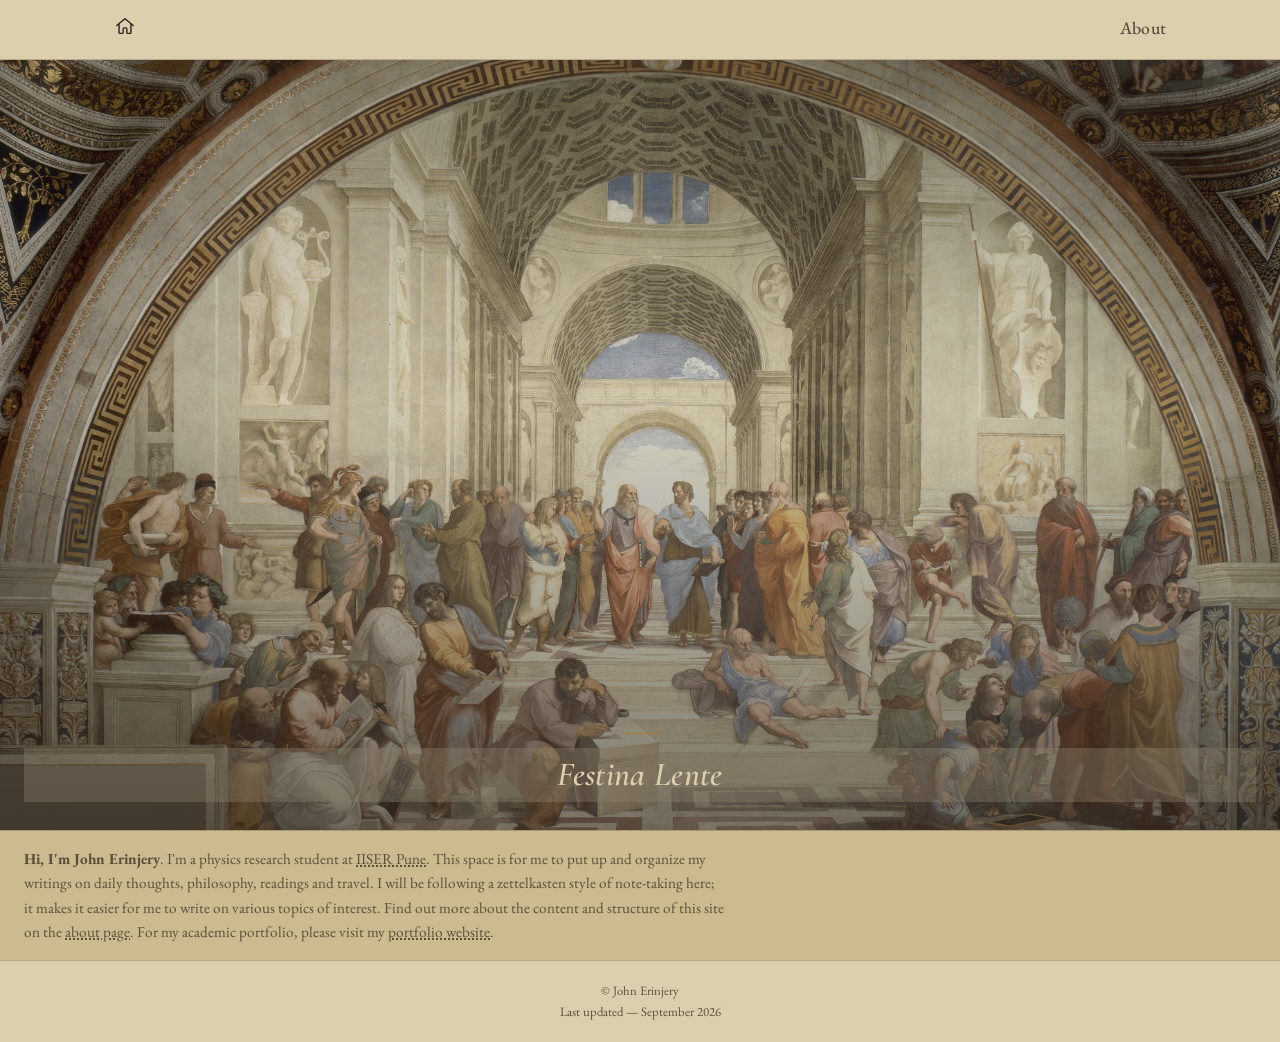
<file: index.html>
<!doctype html>
<html lang="en">
  <head>
    <meta charset="UTF-8" />
    <meta name="viewport" content="width=device-width, initial-scale=1.0" />
    <title>John Erinjery</title>
    <link rel="preconnect" href="https://fonts.googleapis.com" />
    <link rel="preconnect" href="https://fonts.gstatic.com" crossorigin />
    <link
      href="https://fonts.googleapis.com/css2?family=Cormorant+Garamond:ital,wght@0,500;0,600;1,500;1,600&family=EB+Garamond:ital,wght@0,400;0,500;1,400&display=swap"
      rel="stylesheet"
    />
    <link rel="stylesheet" href="style.css" />
  </head>
  <body>
    <header class="site-nav">
      <div class="nav-inner">
        <a href="index.html" class="nav-home" aria-label="Home">
          <svg viewBox="0 0 24 24">
            <path
              d="M3 11.5 12 4l9 7.5"
              stroke-linecap="round"
              stroke-linejoin="round"
            />
            <path
              d="M5.5 10v9a1 1 0 0 0 1 1H9a1 1 0 0 0 1-1v-4a1 1 0 0 1 1-1h2a1 1 0 0 1 1 1v4a1 1 0 0 0 1 1h2.5a1 1 0 0 0 1-1v-9"
              stroke-linecap="round"
              stroke-linejoin="round"
            />
          </svg>
        </a>
        <div data-include="navbar.html"></div>
        <button
          class="nav-toggle"
          id="navToggle"
          aria-label="Toggle menu"
          aria-expanded="false"
        >
          <span></span><span></span><span></span>
        </button>
      </div>
    </header>

    <div class="landing-frame">
      <section class="hero">
        <img
          class="hero-img"
          src="images/Raphael_School_of_Athens.jpg"
          alt="The School of Athens, fresco by Raphael"
        />
        <div class="hero-scrim"></div>
        <div class="hero-quote">
          <div class="rule"></div>
          <p><em>Festina Lente</em></p>
        </div>
      </section>

      <section class="intro-bar">
        <p class="intro-text">
          <strong>Hi, I'm John Erinjery</strong>. I'm a physics research student
          at <a href="https://iiserpune.ac.in">IISER Pune</a>. This space is for
          me to put up and organize my writings on daily thoughts, philosophy,
          readings and travel. I will be following a zettelkasten style of
          note-taking here; it makes it easier for me to write on various topics
          of interest. Find out more about the content and structure of this
          site on the <a href="about.html">about page</a>. For my academic
          portfolio, please visit my
          <a href="https://johnerinjery.github.io" target="_blank"
            >portfolio website</a
          >.
        </p>
      </section>
    </div>

    <div data-include="footer.html"></div>

    <script>
      const navToggle = document.getElementById("navToggle");
      const navLinks = document.getElementById("navLinks");
      navToggle.addEventListener("click", () => {
        const isOpen = navLinks.classList.toggle("open");
        navToggle.setAttribute("aria-expanded", isOpen);
      });
    </script>
    <script>
      document.querySelectorAll("[data-include]").forEach((el) =>
        fetch(el.dataset.include)
          .then((r) => r.text())
          .then((html) => (el.innerHTML = html)),
      );
    </script>
  </body>
</html>
</file>
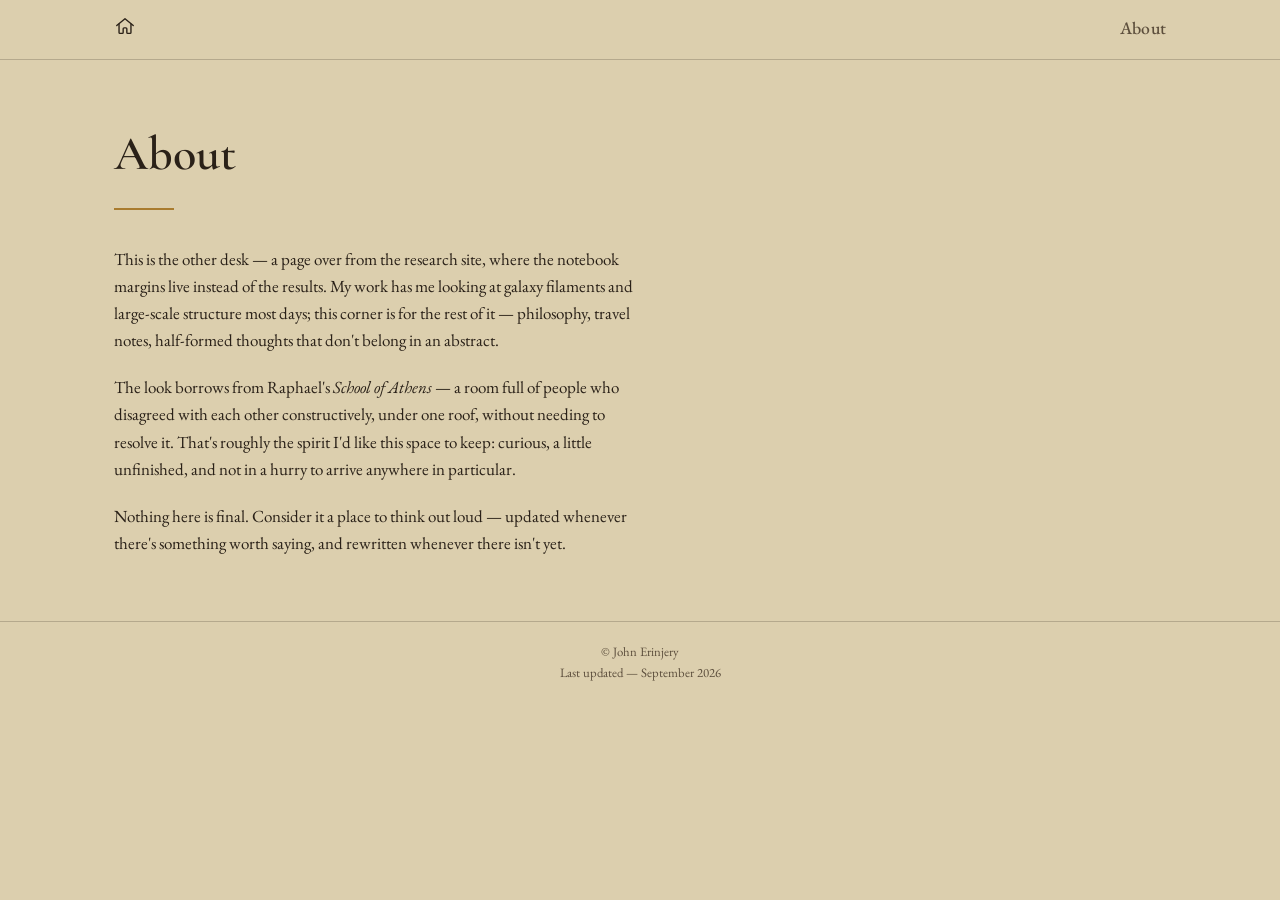
<file: about.html>
<!--
  TEMPLATE NOTE: duplicate this file for new pages (e.g. philosophy.html,
  travel.html). To reuse it:
    1. Change the <title>.
    2. Change the .page-title text.
    3. Replace the paragraphs inside .page-body.
    4. Add a matching <a href="...">Link</a> in the nav on every page
       (in index.html and every page you duplicate this from).
  Keep the header, .page-rule, and footer markup as-is.
-->
<!doctype html>
<html lang="en">
  <head>
    <meta charset="UTF-8" />
    <meta name="viewport" content="width=device-width, initial-scale=1.0" />
    <title>About — John Erinjery</title>
    <link rel="preconnect" href="https://fonts.googleapis.com" />
    <link rel="preconnect" href="https://fonts.gstatic.com" crossorigin />
    <link
      href="https://fonts.googleapis.com/css2?family=Cormorant+Garamond:ital,wght@0,500;0,600;1,500;1,600&family=EB+Garamond:ital,wght@0,400;0,500;1,400&display=swap"
      rel="stylesheet"
    />
    <link rel="stylesheet" href="style.css" />
  </head>
  <body>
    <header class="site-nav">
      <div class="nav-inner">
        <a href="index.html" class="nav-home" aria-label="Home">
          <svg viewBox="0 0 24 24">
            <path
              d="M3 11.5 12 4l9 7.5"
              stroke-linecap="round"
              stroke-linejoin="round"
            />
            <path
              d="M5.5 10v9a1 1 0 0 0 1 1H9a1 1 0 0 0 1-1v-4a1 1 0 0 1 1-1h2a1 1 0 0 1 1 1v4a1 1 0 0 0 1 1h2.5a1 1 0 0 0 1-1v-9"
              stroke-linecap="round"
              stroke-linejoin="round"
            />
          </svg>
        </a>
        <div data-include="navbar.html"></div>
        <button
          class="nav-toggle"
          id="navToggle"
          aria-label="Toggle menu"
          aria-expanded="false"
        >
          <span></span><span></span><span></span>
        </button>
      </div>
    </header>

    <main class="page">
      <h1 class="page-title">About</h1>
      <div class="page-rule"></div>
      <div class="page-body">
        <p>
          This is the other desk — a page over from the research site, where the
          notebook margins live instead of the results. My work has me looking
          at galaxy filaments and large-scale structure most days; this corner
          is for the rest of it — philosophy, travel notes, half-formed thoughts
          that don't belong in an abstract.
        </p>
        <p>
          The look borrows from Raphael's <em>School of Athens</em> — a room
          full of people who disagreed with each other constructively, under one
          roof, without needing to resolve it. That's roughly the spirit I'd
          like this space to keep: curious, a little unfinished, and not in a
          hurry to arrive anywhere in particular.
        </p>
        <p>
          Nothing here is final. Consider it a place to think out loud — updated
          whenever there's something worth saying, and rewritten whenever there
          isn't yet.
        </p>
      </div>
    </main>

    <div data-include="footer.html"></div>

    <script>
      const navToggle = document.getElementById("navToggle");
      const navLinks = document.getElementById("navLinks");
      navToggle.addEventListener("click", () => {
        const isOpen = navLinks.classList.toggle("open");
        navToggle.setAttribute("aria-expanded", isOpen);
      });
    </script>
    <script>
      document.querySelectorAll("[data-include]").forEach((el) =>
        fetch(el.dataset.include)
          .then((r) => r.text())
          .then((html) => (el.innerHTML = html)),
      );
    </script>
  </body>
</html>
</file>
<file: style.css>
/* ==========================================================================
   John Erinjery — personal site
   Theme: Raphael's "The School of Athens" / Renaissance humanism
   One shared stylesheet for the landing page and the About template.
   No animations — only instant state changes (menu open/close).
   ========================================================================== */

:root {
  /* -- Palette, pulled from the fresco ------------------------------------ */
  --stone: #dccfae; /* dimmed plaster/travertine — page background   */
  --stone-deep: #cbbb8e; /* deeper stone — nav bar, dividers, placeholder */
  --ink: #2a2118; /* warm near-black — body text                  */
  --ink-soft: #5c4e3c; /* muted brown — secondary text                 */
  --vermilion: #a23b24; /* Plato's robe — the one accent colour         */
  --ochre: #a97c2f; /* Aristotle's robe / gilding — rules, hover    */

  --font-display: "Cormorant Garamond", "Iowan Old Style", Georgia, serif;
  --font-body: "EB Garamond", "Iowan Old Style", Georgia, serif;

  --line-thin: 1px solid rgba(42, 33, 24, 0.22);
  --measure: 66ch; /* comfortable line length for body copy */
}

/* -- Reset / base --------------------------------------------------------- */
* {
  box-sizing: border-box;
}

html,
body {
  height: 100%;
}

body {
  margin: 0;
  background: var(--stone);
  color: var(--ink);
  font-family: var(--font-body);
  font-size: 1.0625rem;
  line-height: 1.6;
  -webkit-font-smoothing: antialiased;
}

img {
  max-width: 100%;
  display: block;
}

a {
  color: inherit;
  text-decoration: none;
}

:focus-visible {
  outline: 2px solid var(--vermilion);
  outline-offset: 3px;
}

@media (prefers-reduced-motion: reduce) {
  * {
    transition: none !important;
  }
}

/* ==========================================================================
   Navigation
   ========================================================================== */
.site-nav {
  border-bottom: var(--line-thin);
  background: var(--stone);
}

.nav-inner {
  max-width: 1100px;
  margin: 0 auto;
  padding: 0.85rem 1.5rem;
  display: flex;
  align-items: center;
  justify-content: space-between;
}

.nav-home svg {
  width: 22px;
  height: 22px;
  stroke: var(--ink);
  fill: none;
  stroke-width: 1.5;
}

.nav-home:hover svg {
  stroke: var(--vermilion);
}

.nav-links {
  display: flex;
  gap: 1.75rem;
}

.nav-links a {
  font-family: var(--font-body);
  font-size: 1.1rem;
  font-weight: 500;
  letter-spacing: 0.01em;
  color: var(--ink-soft);
  padding-bottom: 3px;
  border-bottom: 1px solid transparent;
  text-decoration: none;
}

.nav-links a:hover,
.nav-links a[aria-current="page"] {
  color: var(--vermilion);
  border-bottom-color: var(--vermilion);
}

.nav-toggle {
  display: none;
  flex-direction: column;
  justify-content: center;
  gap: 4px;
  width: 26px;
  height: 22px;
  background: none;
  border: none;
  cursor: pointer;
  padding: 0;
}

.nav-toggle span {
  display: block;
  height: 1.5px;
  background: var(--ink);
}

/* ==========================================================================
   Landing page — hero + compact intro bar
   The hero and intro bar are sized to sit together within one viewport
   on larger screens, so the photo/bio strip is visible without scrolling.
   ========================================================================== */
.landing-frame {
  display: flex;
  flex-direction: column;
  height: 100vh;
}

.hero {
  position: relative;
  flex: 1 1 auto;
  min-height: 0;
  overflow: hidden;
}

.hero-img {
  width: 100%;
  height: 100%;
  object-fit: cover;
  object-position: center 30%;
  filter: sepia(0.18) saturate(0.85) brightness(0.86);
}

.hero-scrim {
  position: absolute;
  inset: 0;
  background: linear-gradient(
    to bottom,
    rgba(42, 33, 24, 0.12) 0%,
    rgba(42, 33, 24, 0.05) 45%,
    rgba(42, 33, 24, 0.55) 100%
  );
}

.hero-quote {
  position: absolute;
  left: 0;
  right: 0;
  bottom: 0;
  padding: 0 1.5rem 1.75rem;
  text-align: center;
}

.hero-quote .rule {
  width: 40px;
  height: 1px;
  background: var(--ochre);
  margin: 0 auto 0.9rem;
}

.hero-quote p {
  margin: 0;
  font-family: var(--font-display);
  font-style: italic;
  font-weight: 600;
  font-size: clamp(1.6rem, 3vw, 2.1rem);
  color: var(--stone);
  letter-spacing: 0.01em;
  background-color: #877e6a66;
}

.hero-quote .quote-accent {
  color: var(--vermilion);
}

.intro-bar {
  flex: 0 0 auto;
  display: flex;
  align-items: left;
  gap: 1.25rem;
  padding: 1rem 1.5rem;
  background: var(--stone-deep);
  border-top: var(--line-thin);
}

.intro-text {
  margin: 0;
  max-width: 100ch;
  font-size: 0.95rem;
  color: var(--ink-soft);
}

/* ==========================================================================
   About page — and template for future pages
   ========================================================================== */
.page {
  max-width: 1100px;
  margin: 0 auto;
  padding: 3.5rem 1.5rem 4rem;
}

.page-title {
  margin: 0 0 0.9rem;
  font-family: var(--font-display);
  font-weight: 600;
  font-size: clamp(2.2rem, 4vw, 3rem);
  text-align: left;
}

.page-rule {
  width: 60px;
  height: 2px;
  background: var(--ochre);
  margin: 0 0 2.25rem;
}

.page-body {
  max-width: var(--measure);
  text-align: left;
}

.page-body p {
  margin: 0 0 1.25rem;
}

.page-body p:last-child {
  margin-bottom: 0;
}

/* ==========================================================================
   Footer
   ========================================================================== */
.site-footer {
  border-top: var(--line-thin);
  padding: 1.25rem 1.5rem;
  text-align: center;
}

.site-footer p {
  margin: 0;
  font-size: 0.8rem;
  color: var(--ink-soft);
}

/* ==========================================================================
   Small screens
   ========================================================================== */
@media (max-width: 640px) {
  .landing-frame {
    height: auto;
  }

  .hero {
    flex: none;
    height: 62vh;
  }

  .intro-bar {
    align-items: flex-start;
  }

  .nav-links {
    position: absolute;
    top: 100%;
    left: 0;
    right: 0;
    flex-direction: column;
    gap: 0;
    background: var(--stone);
    border-bottom: var(--line-thin);
    display: none;
  }

  .nav-links.open {
    display: flex;
  }

  .nav-links a {
    padding: 0.85rem 1.5rem;
    border-bottom: var(--line-thin);
    text-decoration: none;
  }

  .nav-toggle {
    display: flex;
  }

  .site-nav {
    position: relative;
    z-index: 20;
  }
}

/* ==========================================================================
   John's Contributions
   ========================================================================== */
a {
  text-decoration-line: underline;
  text-decoration-style: dotted;
  text-decoration-color: var(--ink-soft); /* Change to any color */
  text-decoration-thickness: 2px; /* Optional: adjust dot size/thickness */
}
</file>
